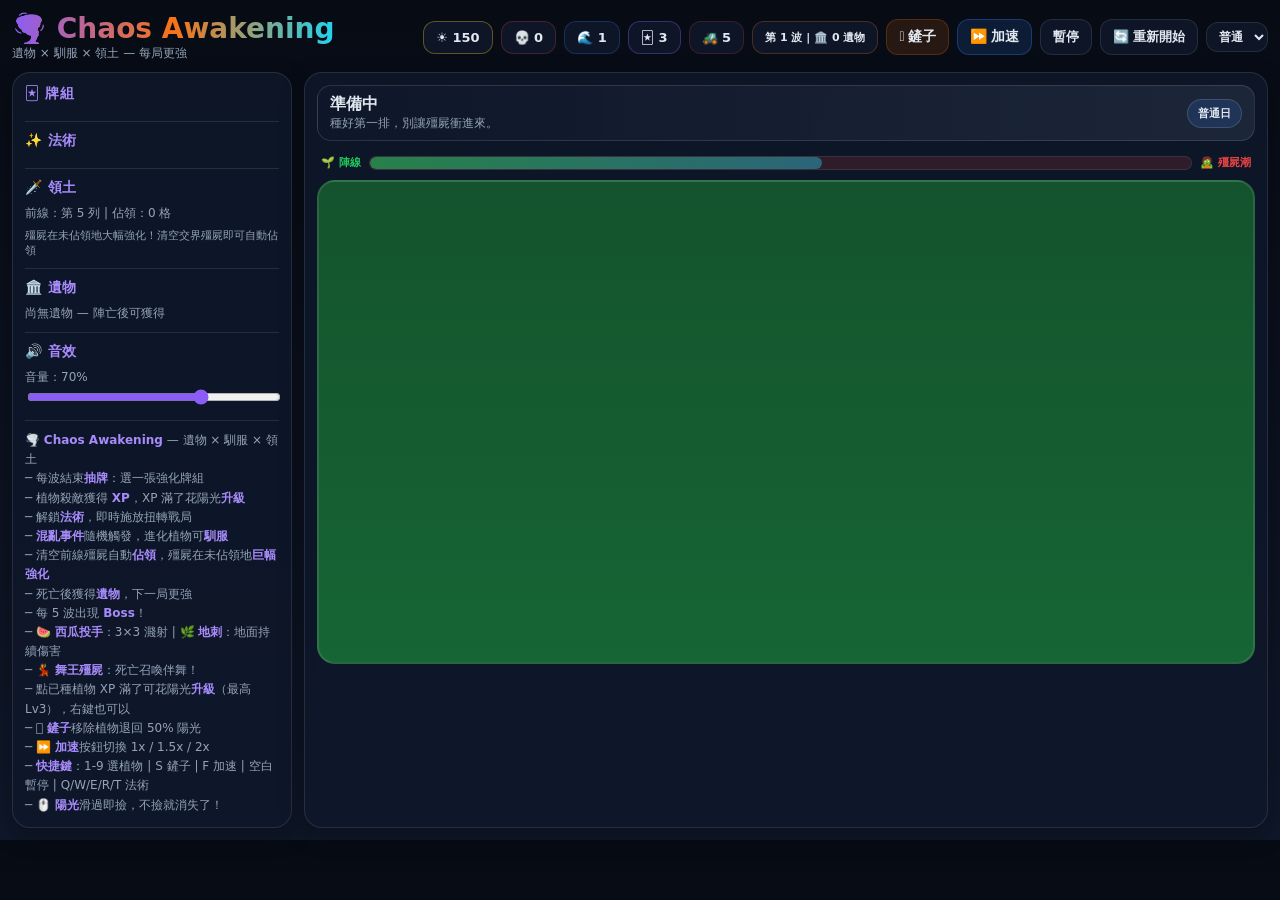
<file: index.html>
<!doctype html>
<html lang="zh-Hant">
<head>
 <meta charset="utf-8" />
 <meta name="viewport" content="width=device-width, initial-scale=1, viewport-fit=cover" />
 <title>🌪️ 植物大戰殭屍 Lite：Chaos Awakening</title>
 <link rel="stylesheet" href="assets/css/layout.css" />
<link rel="stylesheet" href="assets/css/components.css" />
<link rel="stylesheet" href="assets/css/board.css" />
</head>
<body>
<div class="wrap">
 <!-- 頂部欄 -->
 <div class="topbar">
 <div>
 <div class="title">🌪️ Chaos Awakening</div>
 <div class="muted">遺物 × 馴服 × 領土 — 每局更強</div>
 </div>
 <div class="stats">
 <div class="pill sun-pill">☀️ <span id="sunCount">150</span></div>
 <div class="pill kill-pill">💀 <span id="kills">0</span></div>
 <div class="pill wave-pill">🌊 <span id="wave">1</span></div>
 <div class="pill deck-pill">🃏 <span id="deckCount">3</span></div>
 <div class="pill mower-pill">🚜 <span id="mowerCount">5</span></div>
 <div id="runInfo" class="pill run-pill">第 1 波 | 🏛️ 0 遺物</div>
 <button id="shovelBtn" class="shovel-btn" title="鏟子：移除植物退回50%陽光">🪏 鏟子</button>
 <button id="speedBtn" class="speed-btn" title="遊戲速度">⏩ 加速</button>
 <button id="pauseBtn">暫停</button>
 <button id="restartBtn">🔄 重新開始</button>
 <select id="difficultySelect" class="diff-select" title="難度">
 <option value="easy">簡單</option>
 <option value="normal" selected>普通</option>
 <option value="hard">困難</option>
 </select>
 </div>
 </div>

 <!-- 主佈局 -->
 <div class="layout">
 <!-- 左側面板 -->
 <aside class="panel sidebar">
 <div class="section-title">🃏 牌組</div>
 <div id="mobileShop" class="mobile-bar"></div>
 <div id="shop" class="shop"></div>

 <div class="section">
 <div class="section-title">✨ 法術</div>
 <div id="spellBar" class="spell-bar"></div>
 </div>

 <!-- ── Chaos Awakening: 領土資訊（自動佔領） ── -->
 <div class="section">
 <div class="section-title">🗡️ 領土</div>
 <div id="frontlineInfo" class="muted" style="margin-bottom:6px;">前線：第 5 列 | 佔領：0 格</div>
 <div class="muted" style="font-size:11px;">殭屍在未佔領地大幅強化！清空交界殭屍即可自動佔領</div>
 </div>

 <!-- ── Chaos Awakening: 遺物顯示 ── -->
 <div class="section">
 <div class="section-title">🏛️ 遺物</div>
 <div id="relicList" class="relic-list">
 <div class="muted">尚無遺物 — 陣亡後可獲得</div>
 </div>
 </div>

 <div class="section">
 <div class="section-title">🔊 音效</div>
 <div class="muted">音量：<span id="sfxValue">70%</span></div>
 <input id="sfxVolume" type="range" min="0" max="100" value="70" />
 </div>

 <div class="section muted tips">
 🌪️ <b>Chaos Awakening</b> — 遺物 × 馴服 × 領土<br>
 ─ 每波結束<b>抽牌</b>：選一張強化牌組<br>
 ─ 植物殺敵獲得 <b>XP</b>，XP 滿了花陽光<b>升級</b><br>
 ─ 解鎖<b>法術</b>，即時施放扭轉戰局<br>
 ─ <b>混亂事件</b>隨機觸發，進化植物可<b>馴服</b><br>
 ─ 清空前線殭屍自動<b>佔領</b>，殭屍在未佔領地<b>巨幅強化</b><br>
 ─ 死亡後獲得<b>遺物</b>，下一局更強<br>
 ─ 每 5 波出現 <b>Boss</b>！<br>
 ─ 🍉 <b>西瓜投手</b>：3×3 濺射 | 🌿 <b>地刺</b>：地面持續傷害<br>
 ─ 💃 <b>舞王殭屍</b>：死亡召喚伴舞！<br>
 ─ 點已種植物 XP 滿了可花陽光<b>升級</b>（最高 Lv3），右鍵也可以<br>
 ─ 🪏 <b>鏟子</b>移除植物退回 50% 陽光<br>
 ─ ⏩ <b>加速</b>按鈕切換 1x / 1.5x / 2x<br>
 ─ <b>快捷鍵</b>：1-9 選植物 | S 鏟子 | F 加速 | 空白暫停 | Q/W/E/R/T 法術<br>
 ─ 🖱️ <b>陽光</b>滑過即撿，不撿就消失了！
 </div>
 </aside>

 <!-- 遊戲區 -->
 <section class="panel board-wrap">
 <!-- Boss 血條 -->
 <div id="bossHpBar" class="boss-hp-bar">
 <div class="boss-hp-fill"></div>
 <div id="bossHpText" class="boss-hp-text"></div>
 </div>

 <!-- 戰鬥狀態 -->
 <div id="battleStatus" class="battle-status">
 <div>
 <strong id="statusTitle">準備中</strong>
 <div id="statusText" class="muted">種好第一排，別讓殭屍衝進來。</div>
 </div>
 <div id="modifierTag" class="modifier-tag">普通日</div>
 </div>

 <!-- 混亂警報 -->
 <div id="chaosAlert" class="chaos-alert"></div>

 <!-- 戰鬥日誌 -->
 <div id="battleLog" class="battle-log"></div>

 <!-- 前線推進條 -->
 <div id="frontlineGauge" class="frontline-gauge">
 <div class="gauge-label plant-side">🌱 陣線</div>
 <div class="gauge-track">
 <div id="gaugeFill" class="gauge-fill" style="width:55%"></div>
 <div id="gaugeMilestones" class="gauge-milestones"></div>
 </div>
 <div class="gauge-label zombie-side">🧟 殭屍潮</div>
 </div>

 <!-- 遊戲棋盤 -->
 <div id="board" class="board"></div>

 <!-- 遊戲結束覆蓋 -->
 <div id="overlay" class="overlay">
 <div class="dialog">
 <h2 id="endTitle">遊戲結束</h2>
 <p id="endText" class="muted"></p>
 <div id="endStats" class="end-stats"></div>
 <button id="playAgainBtn">🔄 重新開始</button>
 </div>
 </div>

 <!-- Draft 覆蓋 -->
 <div id="draftOverlay" class="overlay draft-overlay">
 <div class="draft-dialog">
 <h2 id="draftWave" class="draft-title">第 1 波完成！選擇一張牌：</h2>
 <div id="draftCards" class="draft-cards"></div>
 </div>
 </div>

 <!-- ── Chaos Awakening: 遺物選擇覆蓋 ── -->
 <div id="relicOverlay" class="overlay relic-overlay">
 <div class="relic-dialog">
 <h2 id="relicTitle" class="relic-title">🏆 選擇遺物</h2>
 <div id="relicCards" class="relic-cards"></div>
 </div>
 </div>
 </section>
 </div>
</div>

<script type="module" src="assets/js/main.js?v=3.0"></script>
</body>
</html>
</file>
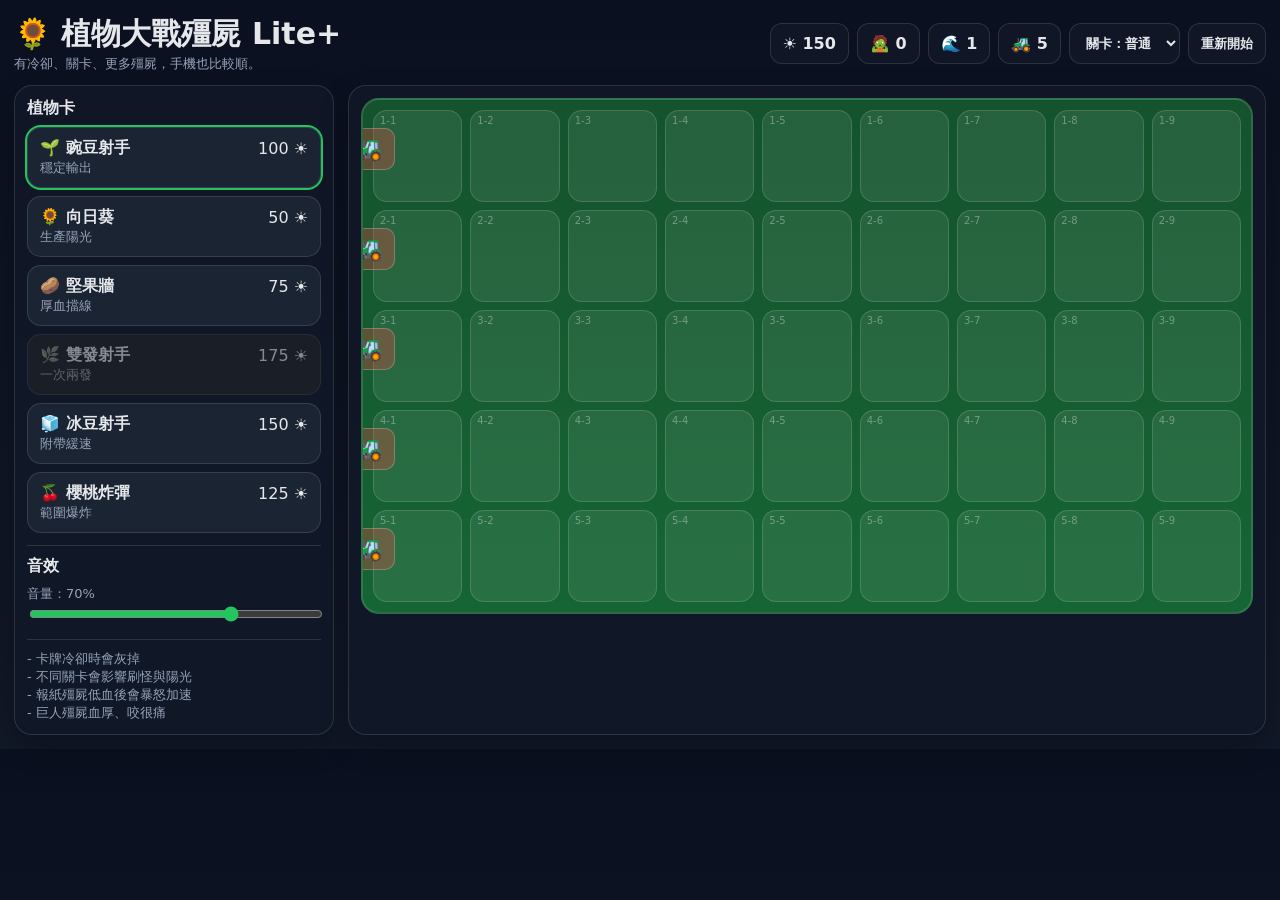
<file: versions/index-2026-03-14.html>
<!doctype html>
<html lang="zh-Hant">
<head>
  <meta charset="utf-8" />
  <meta name="viewport" content="width=device-width, initial-scale=1, viewport-fit=cover" />
  <title>植物大戰殭屍 Lite+</title>
  <style>
    :root {
      color-scheme: dark;
      --bg1:#0b1020; --bg2:#111827; --panel:rgba(17,24,39,.9); --line:rgba(255,255,255,.12);
      --text:#e5e7eb; --muted:#94a3b8; --good:#22c55e; --warn:#f59e0b; --bad:#ef4444;
    }
    *{box-sizing:border-box;-webkit-tap-highlight-color:transparent}
    body{margin:0;font-family:system-ui,-apple-system,Segoe UI,Roboto,sans-serif;background:linear-gradient(180deg,var(--bg1),var(--bg2));color:var(--text)}
    .wrap{max-width:1320px;margin:0 auto;padding:14px}
    .topbar{display:flex;gap:10px;flex-wrap:wrap;align-items:center;justify-content:space-between;margin-bottom:12px}
    .title{font-size:clamp(22px,4vw,30px);font-weight:800}
    .stats{display:flex;gap:8px;flex-wrap:wrap}
    .pill,button,select,input[type=range]{border:1px solid var(--line);border-radius:12px;background:var(--panel);color:var(--text)}
    .pill,button,select{padding:10px 12px;font-weight:700}
    button{cursor:pointer}
    .layout{display:grid;grid-template-columns:320px 1fr;gap:14px}
    .panel{background:var(--panel);border:1px solid var(--line);border-radius:18px;padding:12px;box-shadow:0 12px 28px rgba(0,0,0,.25)}
    .shop{display:grid;gap:8px}
    .card{position:relative;padding:10px 12px;border:1px solid var(--line);border-radius:14px;background:rgba(31,41,55,.8);cursor:pointer;overflow:hidden}
    .card.selected{outline:2px solid var(--good)}
    .card.disabled{filter:grayscale(.85);opacity:.55}
    .card .row{display:flex;justify-content:space-between;gap:8px;align-items:center}
    .cooldown{position:absolute;left:0;right:0;bottom:0;height:100%;background:rgba(15,23,42,.68);transform-origin:bottom;pointer-events:none}
    .cooltxt{position:absolute;right:10px;bottom:8px;font-size:12px;color:#fff;text-shadow:0 1px 2px #000}
    .muted{color:var(--muted);font-size:13px}
    .board-wrap{position:relative}
    .board{position:relative;display:grid;grid-template-rows:repeat(5,92px);gap:8px;background:linear-gradient(180deg,#14532d,#166534);border:2px solid rgba(255,255,255,.12);border-radius:18px;padding:10px;overflow:hidden;min-height:510px;touch-action:manipulation}
    .lane{display:grid;grid-template-columns:repeat(9,1fr);gap:8px}
    .cell{position:relative;border-radius:14px;border:1px solid rgba(255,255,255,.14);background:rgba(255,255,255,.08);overflow:hidden}
    .cell:active{transform:scale(.99)}
    .coord{position:absolute;top:4px;left:6px;font-size:10px;color:rgba(255,255,255,.35)}
    .plant,.zombie,.pea,.sun,.mower,.boom{position:absolute;display:grid;place-items:center;user-select:none}
    .plant{inset:8px;border-radius:16px;border:1px solid rgba(255,255,255,.18);font-size:30px;z-index:1}
    .plant.peashooter{background:rgba(34,197,94,.18)} .plant.sunflower{background:rgba(250,204,21,.16)}
    .plant.wallnut{background:rgba(180,83,9,.24)} .plant.repeater{background:rgba(22,163,74,.2)}
    .plant.icepea{background:rgba(56,189,248,.18)} .plant.bomb{background:rgba(239,68,68,.22)}
    .hp{position:absolute;left:6px;right:6px;height:6px;background:rgba(0,0,0,.35);border-radius:999px;overflow:hidden}
    .plant .hp{bottom:4px}.zombie .hp{top:-8px}.hp>i{display:block;height:100%;background:linear-gradient(90deg,#22c55e,#86efac)}
    .zombie{width:58px;height:76px;top:8px;border-radius:16px;background:rgba(148,163,184,.16);border:1px solid rgba(255,255,255,.16);font-size:32px;z-index:3;pointer-events:none}
    .zombie.fast{background:rgba(251,113,133,.15)} .zombie.bucket{background:rgba(156,163,175,.25)}
    .zombie.cone{background:rgba(251,146,60,.18)} .zombie.giant{background:rgba(239,68,68,.22);width:74px;height:88px;font-size:42px}
    .zombie.paper.angry{outline:2px solid rgba(239,68,68,.55)}
    .pea{width:16px;height:16px;border-radius:50%;background:radial-gradient(circle at 35% 35%,#dcfce7,#86efac);box-shadow:0 0 12px rgba(134,239,172,.6);top:38px;z-index:2}
    .pea.ice{background:radial-gradient(circle at 35% 35%,#dbeafe,#38bdf8);box-shadow:0 0 12px rgba(56,189,248,.6)}
    .sun{width:48px;height:48px;border-radius:50%;background:radial-gradient(circle at 35% 35%,#fff7ae,#facc15);color:#713f12;font-weight:900;border:2px solid rgba(255,255,255,.38);box-shadow:0 0 20px rgba(250,204,21,.45);z-index:50;cursor:pointer}
    .mower{width:54px;height:42px;border-radius:10px;background:rgba(239,68,68,.32);border:1px solid rgba(255,255,255,.22);font-size:24px;z-index:4}
    .boom{border-radius:50%;background:radial-gradient(circle,rgba(251,146,60,.65),rgba(239,68,68,.16) 55%,transparent 70%);pointer-events:none;z-index:6}
    .overlay{position:absolute;inset:0;display:none;place-items:center;background:rgba(2,6,23,.78);z-index:100}.overlay.show{display:grid}
    .dialog{background:rgba(15,23,42,.96);border:1px solid var(--line);border-radius:22px;padding:22px;text-align:center;width:min(92vw,460px)}
    .section{margin-top:12px;padding-top:10px;border-top:1px solid var(--line)}
    input[type=range]{width:100%;accent-color:var(--good)}
    .mobile-bar{display:none}
    @media (max-width:920px){
      .layout{grid-template-columns:1fr}.wrap{padding:8px}.panel{padding:10px}.board{min-height:470px}
      .mobile-bar{display:flex;gap:8px;overflow:auto;padding-bottom:4px;margin-bottom:10px}
      .shop{display:none}
      .card{min-width:170px}
      button,select,.pill{padding:10px}
    }
  </style>
</head>
<body>
<div class="wrap">
  <div class="topbar">
    <div>
      <div class="title">🌻 植物大戰殭屍 Lite+</div>
      <div class="muted">有冷卻、關卡、更多殭屍，手機也比較順。</div>
    </div>
    <div class="stats">
      <div class="pill">☀️ <span id="sunCount">150</span></div>
      <div class="pill">🧟 <span id="kills">0</span></div>
      <div class="pill">🌊 <span id="wave">1</span></div>
      <div class="pill">🚜 <span id="mowerCount">5</span></div>
      <select id="levelSelect">
        <option value="easy">關卡：簡單</option>
        <option value="normal" selected>關卡：普通</option>
        <option value="hard">關卡：困難</option>
        <option value="survival">關卡：生存</option>
      </select>
      <button id="restartBtn">重新開始</button>
    </div>
  </div>

  <div class="layout">
    <aside class="panel">
      <div style="font-weight:800;margin-bottom:8px">植物卡</div>
      <div id="mobileShop" class="mobile-bar"></div>
      <div id="shop" class="shop"></div>
      <div class="section">
        <div style="font-weight:800;margin-bottom:8px">音效</div>
        <div class="muted">音量：<span id="sfxValue">70%</span></div>
        <input id="sfxVolume" type="range" min="0" max="100" value="70" />
      </div>
      <div class="section muted">
        - 卡牌冷卻時會灰掉<br>
        - 不同關卡會影響刷怪與陽光<br>
        - 報紙殭屍低血後會暴怒加速<br>
        - 巨人殭屍血厚、咬很痛
      </div>
    </aside>

    <section class="panel board-wrap">
      <div id="board" class="board"></div>
      <div id="overlay" class="overlay">
        <div class="dialog">
          <h2 id="endTitle">遊戲結束</h2>
          <p id="endText" class="muted"></p>
          <button id="playAgainBtn">再玩一次</button>
        </div>
      </div>
    </section>
  </div>
</div>

<script>
const rows=5, cols=9;
const boardEl=document.getElementById('board');
const shopEl=document.getElementById('shop');
const mobileShopEl=document.getElementById('mobileShop');
const sunEl=document.getElementById('sunCount');
const killsEl=document.getElementById('kills');
const waveEl=document.getElementById('wave');
const mowerEl=document.getElementById('mowerCount');
const levelSelect=document.getElementById('levelSelect');
const overlayEl=document.getElementById('overlay');
const endTitleEl=document.getElementById('endTitle');
const endTextEl=document.getElementById('endText');
const sfxVolumeEl=document.getElementById('sfxVolume');
const sfxValueEl=document.getElementById('sfxValue');

const LEVELS={
  easy:{sunStart:200,sunDrop:4.2,spawnBase:3.8,spawnMin:1.2,spawnBurstWave:99,winKills:60,hpScale:1,speedScale:.95},
  normal:{sunStart:150,sunDrop:5.2,spawnBase:3.2,spawnMin:.8,spawnBurstWave:8,winKills:80,hpScale:1.08,speedScale:1},
  hard:{sunStart:125,sunDrop:6.2,spawnBase:2.6,spawnMin:.55,spawnBurstWave:6,winKills:100,hpScale:1.18,speedScale:1.08},
  survival:{sunStart:150,sunDrop:5.5,spawnBase:2.8,spawnMin:.42,spawnBurstWave:4,winKills:140,hpScale:1.22,speedScale:1.1},
};

const PLANTS={
 peashooter:{name:'豌豆射手',emoji:'🌱',cost:100,hp:100,cooldown:4,desc:'穩定輸出'},
 sunflower:{name:'向日葵',emoji:'🌻',cost:50,hp:80,cooldown:5,desc:'生產陽光'},
 wallnut:{name:'堅果牆',emoji:'🥔',cost:75,hp:360,cooldown:10,desc:'厚血擋線'},
 repeater:{name:'雙發射手',emoji:'🌿',cost:175,hp:100,cooldown:7,desc:'一次兩發'},
 icepea:{name:'冰豆射手',emoji:'🧊',cost:150,hp:95,cooldown:7,desc:'附帶緩速'},
 bomb:{name:'櫻桃炸彈',emoji:'🍒',cost:125,hp:999,cooldown:14,desc:'範圍爆炸'},
};

const ZOMBIES={
 normal:{emoji:'🧟',hp:100,speed:.16,reward:15,bite:18,className:'normal'},
 cone:{emoji:'🚧',hp:180,speed:.15,reward:22,bite:20,className:'cone'},
 bucket:{emoji:'🪣',hp:320,speed:.13,reward:30,bite:24,className:'bucket'},
 fast:{emoji:'🏃',hp:80,speed:.25,reward:18,bite:16,className:'fast'},
 paper:{emoji:'📰',hp:150,speed:.18,reward:24,bite:18,className:'paper'},
 giant:{emoji:'🧌',hp:750,speed:.10,reward:60,bite:42,className:'giant'},
};

let state,loopId,lastTime=0,audioCtx=null; const audioState={sfxVolume:.7,unlocked:false};
function freshState(){
 const level=LEVELS[levelSelect.value];
 return {
  levelKey:levelSelect.value,sun:level.sunStart,kills:0,wave:1,selectedPlant:'peashooter',plants:new Map(),zombies:[],peas:[],suns:[],booms:[],
  lawnmowers:Array.from({length:rows},(_,row)=>({row,x:-.25,active:false,used:false})),spawnTimer:0,sunTimer:0,gameOver:false,nextZombieId:1,nextSunId:1,
  cooldowns:Object.fromEntries(Object.keys(PLANTS).map(k=>[k,0])),
 };
}
function ensureAudio(){if(!audioCtx)audioCtx=new(window.AudioContext||window.webkitAudioContext)();if(audioCtx.state==='suspended')audioCtx.resume();audioState.unlocked=true}
function beep(freq=440,dur=.08,type='sine',gain=.05){try{ensureAudio();const o=audioCtx.createOscillator(),g=audioCtx.createGain();o.type=type;o.frequency.value=freq;g.gain.value=gain*audioState.sfxVolume;o.connect(g).connect(audioCtx.destination);o.start();g.gain.exponentialRampToValueAtTime(.0001,audioCtx.currentTime+dur);o.stop(audioCtx.currentTime+dur)}catch{}}
function sfx(n){if(!audioState.unlocked||audioState.sfxVolume<=0)return; if(n==='sun'){beep(880,.05,'triangle',.08);setTimeout(()=>beep(1174,.08,'triangle',.06),40)} if(n==='plant'){beep(420,.06,'square',.05)} if(n==='pea'){beep(700,.03,'square',.03)} if(n==='ice'){beep(560,.05,'triangle',.04)} if(n==='hit'){beep(180,.06,'sawtooth',.04)} if(n==='boom'){beep(130,.16,'sawtooth',.08)} if(n==='mower'){beep(260,.08,'square',.07)} if(n==='lose'){beep(180,.18,'sawtooth',.07)} if(n==='win'){beep(523,.08,'triangle',.07);setTimeout(()=>beep(659,.08,'triangle',.07),90)}}

function buildShop(){
 const html=Object.entries(PLANTS).map(([k,p])=>`<div class="card" data-plant="${k}"><div class="row"><strong>${p.emoji} ${p.name}</strong><span>${p.cost} ☀️</span></div><div class="muted">${p.desc}</div><div class="cooldown"></div><div class="cooltxt"></div></div>`).join('');
 shopEl.innerHTML=html; mobileShopEl.innerHTML=html;
 [...document.querySelectorAll('.card')].forEach(c=>c.addEventListener('click',()=>{ensureAudio();selectPlant(c.dataset.plant)}));
}
function selectPlant(name){state.selectedPlant=name; [...document.querySelectorAll('.card')].forEach(c=>c.classList.toggle('selected',c.dataset.plant===name))}
function syncStats(){sunEl.textContent=state.sun;killsEl.textContent=state.kills;waveEl.textContent=state.wave;mowerEl.textContent=state.lawnmowers.filter(m=>!m.used).length}
function updateShop(){[...document.querySelectorAll('.card')].forEach(c=>{const k=c.dataset.plant,p=PLANTS[k],cd=state.cooldowns[k]; const disabled=state.sun<p.cost||cd>0; c.classList.toggle('disabled',disabled); const ov=c.querySelector('.cooldown'); const txt=c.querySelector('.cooltxt'); if(cd>0){ov.style.transform=`scaleY(${Math.min(1,cd/p.cooldown)})`; txt.textContent=`${cd.toFixed(1)}s`;} else {ov.style.transform='scaleY(0)'; txt.textContent='';}})}
function cellKey(r,c){return `${r}-${c}`}
function getCellEl(r,c){return boardEl.children[r]?.children[c]}
function makeBoard(){boardEl.innerHTML=''; for(let r=0;r<rows;r++){const lane=document.createElement('div');lane.className='lane'; for(let c=0;c<cols;c++){const cell=document.createElement('div');cell.className='cell';cell.dataset.row=r;cell.dataset.col=c;cell.innerHTML=`<div class="coord">${r+1}-${c+1}</div>`;cell.addEventListener('click',()=>{ensureAudio();placePlant(r,c)}); lane.appendChild(cell);} boardEl.appendChild(lane);}}
function flash(el){el.animate([{transform:'scale(1)'},{transform:'scale(1.12)'},{transform:'scale(1)'}],{duration:320})}
function placePlant(r,c){if(state.gameOver)return; const key=cellKey(r,c), type=state.selectedPlant, def=PLANTS[type]; if(state.plants.has(key))return; if(state.cooldowns[type]>0)return flash(shopEl); if(state.sun<def.cost)return flash(sunEl); state.sun-=def.cost; state.cooldowns[type]=def.cooldown; state.plants.set(key,{type,row:r,col:c,hp:def.hp,maxHp:def.hp,attackTimer:0,sunTimer:0,explodeTimer:.8}); syncStats(); updateShop(); sfx(type==='bomb'?'boom':'plant'); render();}
function addSun(x,y,val=25,fall=.6){state.suns.push({id:state.nextSunId++,x,y,targetY:y+Math.random()*40+10,value:val,life:10,fall})}
function collectSun(id){const i=state.suns.findIndex(s=>s.id===id); if(i===-1)return; state.sun+=state.suns[i].value; state.suns.splice(i,1); syncStats(); updateShop(); sfx('sun'); render();}
function zombieKindForWave(w){const pool=['normal']; if(w>=2)pool.push('cone'); if(w>=3)pool.push('paper'); if(w>=4)pool.push('fast'); if(w>=6)pool.push('bucket'); if(w>=9)pool.push('giant'); return pool[Math.floor(Math.random()*pool.length)]}
function spawnZombie(){const level=LEVELS[state.levelKey], row=Math.floor(Math.random()*rows), kind=zombieKindForWave(state.wave), base=ZOMBIES[kind]; const hpScale=(1+(state.wave-1)*.14)*level.hpScale; state.zombies.push({id:state.nextZombieId++,kind,row,x:cols-.1,hp:Math.round(base.hp*hpScale),maxHp:Math.round(base.hp*hpScale),speed:base.speed*level.speedScale,biteTimer:0,slowTimer:0,angry:false})}
function triggerBomb(p){sfx('boom'); state.booms.push({row:p.row,col:p.col,life:.22}); state.zombies.forEach(z=>{if(Math.abs(z.row-p.row)<=1&&Math.abs(z.x-p.col)<=1.35)z.hp-=230}); state.plants.delete(cellKey(p.row,p.col))}
function updatePlants(dt){for(const p of [...state.plants.values()]){if(p.type==='sunflower'){p.sunTimer+=dt; if(p.sunTimer>=6.2){p.sunTimer=0; addSun(p.col*95+18,p.row*100+10,25,.45)}} if(['peashooter','repeater','icepea'].includes(p.type)){const has=state.zombies.some(z=>z.row===p.row&&z.x>=p.col-.1); p.attackTimer+=dt; const rate=p.type==='repeater'?.9:1.1; if(has&&p.attackTimer>=rate){p.attackTimer=0; const shots=p.type==='repeater'?2:1; for(let i=0;i<shots;i++)state.peas.push({row:p.row,x:p.col+.72-i*.12,damage:p.type==='icepea'?18:20,speed:4.8,ice:p.type==='icepea'}); sfx(p.type==='icepea'?'ice':'pea')}} if(p.type==='bomb'){p.explodeTimer-=dt; if(p.explodeTimer<=0)triggerBomb(p)}}}
function updatePeas(dt){state.peas.forEach(p=>p.x+=p.speed*dt); state.peas=state.peas.filter(p=>p.x<cols+.4); for(const pea of state.peas){const hit=state.zombies.find(z=>z.row===pea.row&&Math.abs(z.x-pea.x)<.28); if(hit){hit.hp-=pea.damage; if(pea.ice)hit.slowTimer=2.8; pea.x=999; sfx('hit')}} state.peas=state.peas.filter(p=>p.x<cols+1)}
function updateZombies(dt){for(const z of state.zombies){if(z.kind==='paper'&&!z.angry&&z.hp<z.maxHp*.45){z.angry=true; z.speed*=1.9} if(z.slowTimer>0)z.slowTimer-=dt; const eff=z.speed*(z.slowTimer>0?.5:1); const col=Math.floor(z.x); const key=cellKey(z.row,Math.max(0,col)); const plant=state.plants.get(key); const mower=state.lawnmowers[z.row]; if(!mower.used&&!mower.active&&z.x<=.35){mower.active=true; sfx('mower')} if(mower.active)continue; if(plant&&z.x<plant.col+.95){z.biteTimer+=dt; if(z.biteTimer>=.7){z.biteTimer=0; plant.hp-=ZOMBIES[z.kind].bite; if(plant.hp<=0)state.plants.delete(key)}} else z.x-=eff*dt; if(z.x<=-.2&&mower.used){gameEnd(false);break}}}
function updateMowers(dt){for(const m of state.lawnmowers){if(!m.active)continue; m.x+=4.8*dt; state.zombies.forEach(z=>{if(z.row===m.row&&z.x<=m.x+.55&&z.x>=m.x-.2)z.hp=-999}); if(m.x>cols+.6){m.active=false;m.used=true}}}
function cleanup(dt){for(const k of Object.keys(state.cooldowns))state.cooldowns[k]=Math.max(0,state.cooldowns[k]-dt); const before=state.zombies.length; state.zombies=state.zombies.filter(z=>z.hp>0); const killed=before-state.zombies.length; if(killed>0){state.kills+=killed; state.sun+=killed*12; syncStats(); updateShop()} state.suns.forEach(s=>{if(s.y<s.targetY)s.y+=s.fall; s.life-=dt}); state.suns=state.suns.filter(s=>s.life>0); state.booms.forEach(b=>b.life-=dt); state.booms=state.booms.filter(b=>b.life>0)}
function update(dt){if(state.gameOver)return; const level=LEVELS[state.levelKey]; state.wave=1+Math.floor(state.kills/10); state.spawnTimer+=dt; state.sunTimer+=dt; const spawnEvery=Math.max(level.spawnBase-state.wave*.18,level.spawnMin); if(state.spawnTimer>=spawnEvery){state.spawnTimer=0; const burst=state.wave>=level.spawnBurstWave?2:1; for(let i=0;i<burst;i++)spawnZombie()} if(state.sunTimer>=level.sunDrop){state.sunTimer=0; const speed=state.levelKey==='easy'?.35:state.levelKey==='hard'?.85:state.levelKey==='survival'?1.05:.6; addSun(Math.random()*(cols*90-50)+20,10,25,speed)} updatePlants(dt); updatePeas(dt); updateZombies(dt); updateMowers(dt); cleanup(dt); updateShop(); if(state.kills>=level.winKills)gameEnd(true)}
function render(){boardEl.querySelectorAll('.plant,.zombie,.pea,.sun,.mower,.boom').forEach(e=>e.remove()); for(const p of state.plants.values()){const cell=getCellEl(p.row,p.col); if(!cell)continue; const el=document.createElement('div'); el.className=`plant ${p.type}`; el.innerHTML=`${PLANTS[p.type].emoji}<div class="hp"><i style="width:${Math.max(0,p.hp/p.maxHp*100)}%"></i></div>`; cell.appendChild(el)} for(const z of state.zombies){const el=document.createElement('div'); el.className=`zombie ${ZOMBIES[z.kind].className}${z.angry?' angry':''}`; el.style.left=`${z.x*95+4}px`; el.style.top=`${z.row*100+(z.kind==='giant'?2:10)}px`; el.innerHTML=`${ZOMBIES[z.kind].emoji}<div class="hp"><i style="width:${Math.max(0,z.hp/z.maxHp*100)}%"></i></div>`; if(z.slowTimer>0)el.style.outline='2px solid rgba(56,189,248,.55)'; boardEl.appendChild(el)} for(const p of state.peas){const el=document.createElement('div'); el.className=`pea${p.ice?' ice':''}`; el.style.left=`${p.x*95+20}px`; el.style.top=`${p.row*100+10}px`; boardEl.appendChild(el)} for(const s of state.suns){const el=document.createElement('div'); el.className='sun'; el.textContent='☀'; el.style.left=`${s.x}px`; el.style.top=`${s.y}px`; el.dataset.sunId=s.id; boardEl.appendChild(el)} for(const m of state.lawnmowers){if(m.used&&!m.active)continue; const el=document.createElement('div'); el.className='mower'; el.textContent='🚜'; el.style.left=`${m.x*95+2}px`; el.style.top=`${m.row*100+28}px`; boardEl.appendChild(el)} for(const b of state.booms){const el=document.createElement('div'); el.className='boom'; el.style.left=`${b.col*95-34}px`; el.style.top=`${b.row*100-6}px`; el.style.width='220px'; el.style.height='220px'; boardEl.appendChild(el)}}
boardEl.addEventListener('pointerdown',e=>{const t=e.target.closest('.sun'); if(t){e.preventDefault();e.stopPropagation();ensureAudio();collectSun(Number(t.dataset.sunId))}})
function gameEnd(win){state.gameOver=true; overlayEl.classList.add('show'); endTitleEl.textContent=win?'你贏了！':'殭屍進家門了'; endTextEl.textContent=win?`通關 ${levelSelect.options[levelSelect.selectedIndex].text}，擊殺 ${state.kills} 隻，打到第 ${state.wave} 波。`:`你撐到第 ${state.wave} 波，擊殺 ${state.kills} 隻。`; sfx(win?'win':'lose')}
function frame(ts){if(!lastTime)lastTime=ts; const dt=Math.min((ts-lastTime)/1000,.033); lastTime=ts; update(dt); render(); loopId=requestAnimationFrame(frame)}
function startGame(){cancelAnimationFrame(loopId); state=freshState(); lastTime=0; makeBoard(); buildShop(); syncStats(); selectPlant('peashooter'); overlayEl.classList.remove('show'); updateShop(); render(); loopId=requestAnimationFrame(frame)}
function syncAudioUI(){sfxValueEl.textContent=`${Math.round(audioState.sfxVolume*100)}%`}
sfxVolumeEl.addEventListener('input',()=>{audioState.sfxVolume=Number(sfxVolumeEl.value)/100; syncAudioUI(); ensureAudio()});
document.getElementById('restartBtn').addEventListener('click',()=>{ensureAudio(); startGame()});
document.getElementById('playAgainBtn').addEventListener('click',()=>{ensureAudio(); startGame()});
levelSelect.addEventListener('change',startGame);
document.addEventListener('pointerdown',ensureAudio,{once:true});
syncAudioUI(); startGame();
</script>
</body>
</html>
</file>
<file: assets/css/components.css>
/* ── Shop / Deck Cards ────────────────────── */
.shop { display: grid; gap: 6px; }
.card {
 position: relative; padding: 8px 10px;
 border: 1px solid var(--line); border-radius: 12px;
 background: rgba(31, 41, 55, .8); cursor: pointer;
 overflow: hidden; transition: all .15s;
 min-height: 52px;
}
.card:hover { border-color: var(--accent); }
.card.selected { outline: 2px solid var(--good); box-shadow: 0 0 12px rgba(34, 197, 94, .2); }
.card.disabled { filter: grayscale(.85); opacity: .55; cursor: not-allowed; }
.card .row { display: flex; justify-content: space-between; gap: 8px; align-items: center; }
.card .cost { font-size: 12px; }
.card .cost.bad { color: #fca5a5; }
.card .cost.buff { color: #fde68a; }
.cooldown {
  position: absolute; inset: 0;
  background: rgba(15, 23, 42, .68); transform-origin: top; pointer-events: none;
  z-index: 1;
}
.cooltxt { position: absolute; right: 8px; bottom: 6px; font-size: 11px; color: #fff; text-shadow: 0 1px 2px #000; z-index: 2; }
.muted { color: var(--muted); font-size: 12px; }

/* ── Spell Bar ─────────────────────────────── */
.spell-bar { display: flex; gap: 6px; flex-wrap: wrap; }
.spell-slot {
  position: relative;
  display: flex; flex-direction: column; align-items: center;
  padding: 6px 8px; border: 1px solid var(--line); border-radius: 10px;
  background: rgba(31, 41, 55, .8); cursor: pointer; min-width: 60px;
  transition: all .15s;
}
.spell-slot.ready { border-color: var(--accent); box-shadow: 0 0 8px var(--glow); }
.spell-slot.ready:hover { background: rgba(139, 92, 246, .18); }
.spell-slot.cooldown { cursor: not-allowed; }
.spell-cooldown-overlay {
  position: absolute; inset: 0;
  background: rgba(15, 23, 42, .68); transform-origin: top; pointer-events: none;
  z-index: 1; border-radius: 10px;
  transform: scaleY(0); transition: transform .1s;
}
.spell-emoji { font-size: 20px; position: relative; z-index: 2; }
.spell-name { font-size: 10px; font-weight: 700; margin-top: 2px; position: relative; z-index: 2; }
.spell-cd { font-size: 10px; color: var(--warn); position: relative; z-index: 2; }
/* ── Boss HP Bar — fixed 不佔位 ── */
.boss-hp-bar {
 visibility: hidden; opacity: 0; height: 28px; border-radius: 14px;
 background: rgba(15, 23, 42, .8); border: 1px solid rgba(220, 38, 38, .35);
 overflow: hidden; margin-bottom: 0; position: absolute;
 top: 0; left: 0; right: 0; z-index: 70;
 transition: opacity .3s, visibility .3s;
}
.boss-hp-bar.show { visibility: visible; opacity: 1; }
.boss-hp-bar.enraged {
	border-color: rgba(239, 68, 68, .9);
	animation: bossBarRage 0.5s infinite alternate;
}
@keyframes bossBarRage {
	from { box-shadow: 0 0 6px rgba(239, 68, 68, .5); }
	to { box-shadow: 0 0 18px rgba(239, 68, 68, .9), 0 0 40px rgba(239, 68, 68, .3); }
}
.boss-hp-fill {
	height: 100%; width: 100%; background: linear-gradient(90deg, #dc2626, #f97316);
	border-radius: 14px; transition: width .3s;
}
.boss-shield-fill {
	position: absolute; top: 0; left: 0; height: 100%;
	background: linear-gradient(90deg, #3b82f6, #60a5fa);
	border-radius: 14px; opacity: .55; transition: width .3s;
	z-index: 1;
}
.boss-hp-fill { position: relative; z-index: 2; }
.boss-hp-text {
 position: absolute; inset: 0; display: grid; place-items: center;
 font-size: 12px; font-weight: 800; color: #fff; text-shadow: 0 1px 3px #000;
}

/* ── Boss Entity 視覺 ── */
.boss-shield-bar {
 position: absolute; bottom: -6px; left: 2px; right: 2px; height: 4px;
 background: rgba(30, 64, 175, .4); border-radius: 2px; overflow: hidden;
}
.boss-shield-bar i {
 display: block; height: 100%; background: linear-gradient(90deg, #60a5fa, #3b82f6);
 border-radius: 2px; transition: width .2s;
}
.boss-name {
 position: absolute; bottom: -16px; left: 0; right: 0; text-align: center;
 font-size: 9px; font-weight: 700; color: #fbbf24;
 text-shadow: 0 1px 2px #000; white-space: nowrap;
}
@keyframes bossRage {
 from { transform: scale(1); filter: brightness(1); }
 to { transform: scale(1.06); filter: brightness(1.3); }
}
/* ── Battle Status ────────────────────────── */
.battle-status {
  display: flex; align-items: center; justify-content: space-between;
  gap: 10px; margin-bottom: 8px; padding: 8px 12px;
  border: 1px solid rgba(255, 255, 255, .12); border-radius: 14px;
  background: linear-gradient(90deg, rgba(15, 23, 42, .95), rgba(30, 41, 59, .88));
}
.modifier-tag {
  padding: 6px 10px; border-radius: 999px; border: 1px solid rgba(255, 255, 255, .14);
  background: rgba(59, 130, 246, .16); font-size: 11px; font-weight: 800; white-space: nowrap;
}
.modifier-tag.solar     { background: rgba(250, 204, 21, .18); border-color: rgba(250, 204, 21, .35); color: #fde68a; }
.modifier-tag.fog       { background: rgba(148, 163, 184, .16); border-color: rgba(148, 163, 184, .32); color: #e2e8f0; }
.modifier-tag.bloodmoon { background: rgba(127, 29, 29, .28); border-color: rgba(248, 113, 113, .45); color: #fecaca; }
.modifier-tag.chaos     { background: rgba(249, 115, 22, .22); border-color: rgba(249, 115, 22, .45); color: #fed7aa; }
.battle-status.alert  { outline: 2px solid rgba(251, 191, 36, .45); }
.battle-status.danger { outline: 2px solid rgba(239, 68, 68, .45); }
.battle-status.solar      { background: linear-gradient(90deg, rgba(120, 53, 15, .92), rgba(113, 63, 18, .78)); }
.battle-status.fog         { background: linear-gradient(90deg, rgba(30, 41, 59, .95), rgba(51, 65, 85, .88)); }
.battle-status.bloodmoon   { background: linear-gradient(90deg, rgba(69, 10, 10, .95), rgba(127, 29, 29, .86)); }
.battle-status.chaos       { background: linear-gradient(90deg, rgba(69, 26, 3, .95), rgba(120, 53, 15, .86)); }
.battle-status.boss        { background: linear-gradient(90deg, rgba(69, 10, 10, .95), rgba(127, 29, 29, .86)); outline: 2px solid rgba(220, 38, 38, .55); }
/* ── Chaos Alert — fixed positioning 不跳動 ── */
.chaos-alert {
  position: absolute; top: 0; left: 0; right: 0; z-index: 80;
  text-align: center; padding: 8px 12px;
  background: linear-gradient(90deg, rgba(249, 115, 22, .22), rgba(139, 92, 246, .22));
  border-bottom: 1px solid rgba(249, 115, 22, .4);
  font-weight: 700; font-size: 13px; color: #fed7aa;
  pointer-events: none;
  transform: translateY(-100%); opacity: 0;
  transition: transform .25s, opacity .25s;
}
.chaos-alert.show {
 transform: translateY(0); opacity: 1;
}
/* ── Battle Log (戰鬥日誌) ─────────────── */
.battle-log {
 position: absolute; bottom: 8px; left: 8px; right: 8px;
 z-index: 70; pointer-events: none;
 display: flex; flex-direction: column-reverse; gap: 2px;
 max-height: 110px; overflow: hidden;
}
.log-entry {
 padding: 2px 8px; border-radius: 3px;
 background: rgba(0, 0, 0, 0.55); backdrop-filter: blur(2px);
 font-size: 11px; color: #d4d4d8; white-space: nowrap;
 overflow: hidden; text-overflow: ellipsis;
 animation: logFadeIn 0.2s ease;
}
.log-ts { color: #71717a; margin-right: 4px; font-size: 10px; }
.log-danger { color: #fca5a5; border-left: 2px solid #ef4444; }
.log-success { color: #86efac; border-left: 2px solid #22c55e; }
.log-boss { color: #fbbf24; border-left: 2px solid #f59e0b; font-weight: 600; }
@keyframes logFadeIn { from { opacity: 0; transform: translateY(4px); } to { opacity: 1; transform: translateY(0); } }
/* ── Frontline Gauge (推進條) ─────────────── */
.frontline-gauge {
 display: flex; align-items: center; gap: 8px;
 padding: 6px 4px; margin-bottom: 4px;
}
.gauge-label {
 font-size: 11px; font-weight: 800; white-space: nowrap; flex-shrink: 0;
}
.gauge-label.plant-side { color: var(--good); }
.gauge-label.zombie-side { color: var(--bad); }
.gauge-track {
 flex: 1; height: 14px; position: relative;
 background: rgba(239, 68, 68, .15); border-radius: 7px;
 border: 1px solid rgba(255,255,255,.08); overflow: hidden;
}
.gauge-fill {
 height: 100%; border-radius: 7px;
 background: linear-gradient(90deg, rgba(34,197,94,.6), rgba(34,211,238,.4));
 transition: width .5s ease;
 position: relative; z-index: 2;
}
.gauge-milestones {
 position: absolute; inset: 0; z-index: 1;
 display: flex; justify-content: space-around; align-items: center;
}
.gauge-milestone {
 width: 1px; height: 60%; background: rgba(255,255,255,.2);
}
.gauge-milestone.boss {
 width: 2px; height: 80%; background: rgba(250,204,21,.5);
}
.gauge-milestone.boss::after {
 content: '⚠'; position: absolute; top: -12px; left: -6px;
 font-size: 10px;
}
/* ── Overlays ─────────────────────────────── */
.overlay {
  position: absolute; inset: 0; display: none; place-items: center;
  background: rgba(2, 6, 23, .82); z-index: 100;
}
.overlay.show { display: grid; }
.dialog {
  background: rgba(15, 23, 42, .96); border: 1px solid var(--line);
  border-radius: 22px; padding: 24px; text-align: center;
  width: min(92vw, 440px);
}
.dialog h2 { margin-top: 0; color: var(--text); }
.dialog button {
  margin-top: 16px; padding: 12px 28px; font-size: 16px;
  background: linear-gradient(90deg, var(--accent), var(--chaos));
  border: none; border-radius: 12px; color: #fff; font-weight: 800;
}
.dialog button:hover { transform: scale(1.03); }

/* ── Draft Overlay ────────────────────────── */
.draft-overlay { z-index: 110; }
.draft-dialog {
  background: rgba(15, 23, 42, .97); border: 1px solid var(--accent);
  border-radius: 22px; padding: 24px; text-align: center;
  width: min(95vw, 700px);
  box-shadow: 0 0 40px var(--glow);
}
.draft-title { color: var(--accent2); font-size: 20px; margin-bottom: 18px; }
.draft-cards { display: grid; grid-template-columns: repeat(3, 1fr); gap: 14px; }

.draft-card {
  padding: 18px 14px; border: 1px solid var(--line); border-radius: 16px;
  background: rgba(31, 41, 55, .85); cursor: pointer;
  transition: all .2s; text-align: center;
}
.draft-card:hover {
  border-color: var(--accent); transform: translateY(-4px);
  box-shadow: 0 8px 24px var(--glow);
}
.draft-badge {
  display: inline-block; padding: 3px 8px; border-radius: 999px;
  background: rgba(139, 92, 246, .18); border: 1px solid rgba(139, 92, 246, .3);
  font-size: 10px; font-weight: 700; color: var(--accent2); margin-bottom: 8px;
}
.draft-emoji { font-size: 42px; margin: 10px 0; }
.draft-name { font-weight: 800; font-size: 15px; margin-bottom: 6px; }
.draft-desc { font-size: 12px; color: var(--muted); margin-bottom: 8px; }
.draft-cost, .draft-cd { font-size: 11px; color: var(--warn); }

/* ═══════════════════════════════════════════════
   Chaos Awakening: Relic Overlay
   ═══════════════════════════════════════════════ */
.relic-overlay { z-index: 120; }
.relic-dialog {
  background: rgba(15, 23, 42, .97); border: 2px solid var(--relic);
  border-radius: 22px; padding: 24px; text-align: center;
  width: min(95vw, 750px);
  box-shadow: 0 0 50px rgba(245, 158, 11, .25);
}
.relic-title { color: var(--relic); font-size: 22px; margin-bottom: 18px; }
.relic-cards { display: grid; grid-template-columns: repeat(3, 1fr); gap: 14px; }

.relic-card {
  padding: 20px 14px; border: 2px solid var(--line); border-radius: 16px;
  background: rgba(31, 41, 55, .85); cursor: pointer;
  transition: all .2s; text-align: center; position: relative;
}
.relic-card:hover {
  transform: translateY(-6px);
  box-shadow: 0 12px 30px rgba(245, 158, 11, .25);
}
.relic-rarity {
  display: inline-block; padding: 3px 8px; border-radius: 999px;
  background: rgba(245, 158, 11, .15); border: 1px solid rgba(245, 158, 11, .3);
  font-size: 10px; font-weight: 700; margin-bottom: 8px;
}
.relic-emoji { font-size: 46px; margin: 10px 0; }
.relic-name { font-weight: 800; font-size: 16px; margin-bottom: 6px; }
.relic-desc { font-size: 12px; color: var(--muted); }

/* ── Relic List (sidebar) ── */
.relic-list {
  display: flex; flex-wrap: wrap; gap: 6px;
}
.relic-badge {
  display: inline-flex; align-items: center; gap: 4px;
  padding: 4px 8px; border-radius: 999px;
  background: rgba(245, 158, 11, .12); border: 1px solid rgba(245, 158, 11, .3);
  font-size: 11px; font-weight: 700; color: #fde68a;
}
.relic-badge.rare {
  background: rgba(139, 92, 246, .12); border-color: rgba(139, 92, 246, .3); color: var(--accent2);
}
.relic-badge.legendary {
  background: rgba(245, 158, 11, .18); border-color: rgba(245, 158, 11, .45); color: #f59e0b;
  animation: legendary-glow 2s ease-in-out infinite;
}
@keyframes legendary-glow {
  0%, 100% { box-shadow: 0 0 4px rgba(245, 158, 11, .2); }
  50% { box-shadow: 0 0 10px rgba(245, 158, 11, .4); }
}
/* ── Pill variants ────────────────────────── */
.pill.live   { border-color: rgba(34, 197, 94, .35); }
.pill.warning { border-color: rgba(251, 191, 36, .45); }
.pill.danger { border-color: rgba(239, 68, 68, .45); }
.sun-pill   { border-color: rgba(250, 204, 21, .35); }
.kill-pill  { border-color: rgba(239, 68, 68, .25); }
.wave-pill  { border-color: rgba(59, 130, 246, .25); }
.deck-pill  { border-color: rgba(139, 92, 246, .35); }
.mower-pill { border-color: rgba(239, 68, 68, .2); }
.run-pill   { border-color: rgba(249, 115, 22, .25); font-size: 11px; }
input[type=range] { width: 100%; accent-color: var(--accent); }
.mobile-bar { display: none; }
/* ── Plant Tooltip (hover) ── */
#plantTooltip {
  position: fixed; pointer-events: none; z-index: 9999;
  background: rgba(10, 10, 20, 0.96); border: 1px solid var(--accent);
  border-radius: 10px; padding: 10px 12px; font-size: 11px; min-width: 200px;
  max-width: 260px; box-shadow: 0 6px 24px rgba(0,0,0,0.6);
  display: none; flex-direction: column; gap: 6px;
}
#plantTooltip.show { display: flex; }
#plantTooltip .tt-header { display: flex; align-items: center; gap: 8px; }
#plantTooltip .tt-emoji { font-size: 22px; }
#plantTooltip .tt-name { font-weight: 700; font-size: 13px; }
#plantTooltip .tt-lv { color: var(--accent2); font-size: 10px; margin-left: 4px; }
#plantTooltip .tt-hp-wrap { display: flex; align-items: center; gap: 6px; }
#plantTooltip .tt-hp-bar { flex: 1; height: 4px; background: rgba(255,255,255,.1); border-radius: 2px; overflow: hidden; }
#plantTooltip .tt-hp-bar i { display: block; height: 100%; background: var(--good); transition: width .3s; }
#plantTooltip .tt-hp-text { font-size: 10px; color: var(--muted); min-width: 42px; text-align: right; }
#plantTooltip .tt-stats { font-size: 10px; color: var(--muted); }
#plantTooltip .tt-special { font-size: 10px; color: var(--warn); }
#plantTooltip .terrain-tag { font-size: 9px; padding: 1px 4px; border-radius: 4px; background: rgba(255,255,255,.08); margin-left: 4px; }
#plantTooltip .tt-cost { font-size: 10px; color: var(--accent2); margin-top: 2px; }
/* ── Shovel Cursor ── */
.board.shovel-cursor { cursor: crosshair; }
.board.shovel-cursor .cell { cursor: crosshair; }

/* ── Difficulty Selector ── */
.diff-select {
 padding: 6px 8px; font-size: 12px; font-weight: 700;
 border: 1px solid var(--line); border-radius: 12px;
 background: var(--panel); color: var(--text);
 cursor: pointer;
}
.diff-select:hover { border-color: var(--accent); }
/* ── Draft Reroll Button ── */
.draft-reroll-btn {
  display: inline-block; margin-top: 14px; padding: 10px 24px;
  background: linear-gradient(90deg, #f97316, #ea580c);
  border: 2px solid rgba(251, 146, 60, .6); border-radius: 12px;
  color: #fff; font-weight: 800; font-size: 14px; cursor: pointer;
  transition: all .15s; text-shadow: 0 1px 2px rgba(0,0,0,.3);
}
.draft-reroll-btn:hover {
  transform: scale(1.05);
  box-shadow: 0 4px 16px rgba(249, 115, 22, .4);
}
/* ── XP Progress Bar Items ── */
.xp-item {
  display: flex; align-items: center; gap: 6px;
  padding: 3px 6px; border-radius: 8px;
  background: rgba(31, 41, 55, .6); margin-bottom: 3px;
}
.xp-emoji { font-size: 14px; flex-shrink: 0; }
.xp-info { flex: 1; min-width: 0; }
.xp-name {
  display: flex; justify-content: space-between;
  font-size: 10px; font-weight: 700; color: var(--text);
}
.xp-name small { color: var(--accent2); }
.xp-progress {
  display: block; height: 4px; margin-top: 2px;
  background: rgba(0, 0, 0, .35); border-radius: 999px; overflow: hidden;
}
.xp-fill {
  display: block; height: 100%;
  background: linear-gradient(90deg, var(--accent), var(--territory));
  border-radius: 999px; transition: width .3s;
}

/* ── Combo Pill ── */
.combo-pill {
  background: linear-gradient(90deg, rgba(249, 115, 22, .22), rgba(239, 68, 68, .18)) !important;
  border-color: rgba(249, 115, 22, .5) !important;
  color: #fed7aa !important;
  animation: combo-pulse 0.5s ease-in-out infinite alternate;
}
@keyframes combo-pulse {
  from { box-shadow: 0 0 4px rgba(249, 115, 22, .3); }
  to { box-shadow: 0 0 12px rgba(249, 115, 22, .5); }
}
/* ── Magnet Plant ── */
.plant.magnet { background: rgba(99, 102, 241, .22); }

/* ── Armored Zombie ── */
.zombie.armored { background: rgba(99, 102, 241, .25); }

/* ── Shovel & Speed buttons ── */
.shovel-btn { background: rgba(180, 83, 9, .18); border-color: rgba(180, 83, 9, .35); font-size: 14px; }
.shovel-btn.active { outline: 2px solid rgba(245, 158, 11, .7); background: rgba(180, 83, 9, .35); }
.speed-btn { background: rgba(59, 130, 246, .15); border-color: rgba(59, 130, 246, .3); font-size: 14px; }
.speed-btn.active { outline: 2px solid rgba(59, 130, 246, .6); background: rgba(59, 130, 246, .25); }
.speed-pill { background: rgba(59, 130, 246, .15) !important; border-color: rgba(59, 130, 246, .35) !important; color: #93c5fd !important; }
/* ── End Stats Grid ── */
.end-stats { display: grid; grid-template-columns: 1fr 1fr; gap: 8px; margin: 12px 0; text-align: left; }
.end-stats .stat-label { font-size: 11px; color: var(--muted); text-transform: uppercase; letter-spacing: .5px; }
.end-stats .stat-val { font-size: 20px; font-weight: 900; }
.card .upgrade-hint { font-size: 10px; color: var(--muted); margin-top: 2px; }

/* ── Upgrade flash on plant ── */
.plant.upgrade-flash { animation: upgrade-flash .5s ease-out; }
@keyframes upgrade-flash { 0% { box-shadow: inset 0 0 30px rgba(250, 204, 21, .6); } 100% { box-shadow: inset 0 0 12px rgba(250, 204, 21, .3); } }
/* ── Shovel cursor ── */
.board.shovel-cursor { cursor: crosshair; }
.board.shovel-cursor .cell:hover { outline: 2px solid #ef4444; }

/* ── Shovel button active ── */
.shovel-btn.active {
	background: rgba(239, 68, 68, .25) !important;
	border-color: #ef4444 !important;
	color: #fca5a5 !important;
}
/* ── Speed button active ── */
.speed-btn.active {
	background: rgba(34, 211, 238, .25) !important;
	border-color: #22d3ee !important;
}
/* ── Upgrade hint on plant ── */
.plant .upgrade-hint {
	position: absolute; bottom: 4px; left: 50%; transform: translateX(-50%);
	font-size: 8px; white-space: nowrap; opacity: .7;
	text-shadow: 0 1px 2px #000; pointer-events: none;
}
.plant .upgrade-hint.ready {
	color: #4ade80; opacity: 1; animation: upgrade-ready-pulse 1.2s infinite;
}
.plant .upgrade-hint.max {
	color: #facc15; opacity: 1;
}
@keyframes upgrade-ready-pulse {
	0%, 100% { text-shadow: 0 0 4px rgba(74, 222, 128, .4); }
	50% { text-shadow: 0 0 10px rgba(74, 222, 128, .8); }
}
/* ── Zombie unconquered buff indicator ── */
.zombie.unconquered-buff {
	outline: 2px solid rgba(251, 146, 60, .7) !important;
	box-shadow: 0 0 10px rgba(251, 146, 60, .4);
}
/* ── Territory auto-conquest progress bar ── */
.cell .auto-conquest-bar {
	position: absolute; bottom: 0; left: 0; height: 3px;
	background: linear-gradient(90deg, var(--territory), var(--good));
	border-radius: 2px; transition: width .3s; z-index: 5;
/* ── Miner Zombie ── */
.zombie.miner { background: rgba(180, 83, 9, .25); border-color: rgba(180, 83, 9, .4); }
.zombie.digging { filter: brightness(0.5) sepia(0.6); animation: dig-shake 0.3s infinite; }
@keyframes dig-shake { 0%,100% { transform: translateX(0); } 25% { transform: translateX(-2px); } 75% { transform: translateX(2px); } }

/* ── Miner Zombie ── */
.zombie.miner { background: rgba(180, 83, 9, .25); border-color: rgba(180, 83, 9, .4); }
.zombie.digging { filter: brightness(0.5) sepia(0.6); animation: dig-shake 0.3s infinite; }
</file>
<file: assets/css/board.css>
/* ── Board ────────────────────────────────── */
.board-wrap { position: relative; overflow: visible; }
.board {
  position: relative; display: grid; grid-template-rows: repeat(5, 88px); gap: 6px;
  background: linear-gradient(180deg, #14532d, #166534);
  border: 2px solid rgba(255, 255, 255, .1); border-radius: 18px;
  padding: 8px; overflow: hidden; min-height: 480px; touch-action: manipulation;
}
.lane { display: grid; grid-template-columns: repeat(9, 1fr); gap: 6px; }
.cell {
  position: relative; border-radius: 12px;
  border: 1px solid rgba(255, 255, 255, .12);
  background: rgba(255, 255, 255, .06); overflow: hidden;
  transition: all .2s;
}
.cell:active { transform: scale(.99); }
.coord { position: absolute; top: 2px; left: 4px; font-size: 9px; color: rgba(255, 255, 255, .25); }

/* ── Territory Visuals (Chaos Awakening) ── */
.cell.unplayable {
  background: rgba(30, 20, 20, .45);
  border-color: rgba(220, 38, 38, .15);
}
.cell.unplayable::after {
  content: '🔒'; position: absolute; inset: 0;
  display: grid; place-items: center;
  font-size: 14px; opacity: .35;
  pointer-events: none;
}
.cell.frontline {
  border-color: rgba(34, 211, 238, .5);
  box-shadow: inset 0 0 8px rgba(34, 211, 238, .15);
  animation: frontline-pulse 2s ease-in-out infinite;
}
.cell.conquered {
  background: rgba(34, 211, 238, .1);
  border-color: rgba(34, 211, 238, .3);
}
.cell.conquered::before {
 content: '🗡️'; position: absolute; bottom: 2px; right: 3px;
 font-size: 8px; opacity: .5; pointer-events: none;
}
.cell.conquering {
 background: rgba(250, 204, 21, .12);
 border-color: rgba(250, 204, 21, .4);
 animation: conquest-pulse 1s ease-in-out infinite;
}
.cell.conquering::after {
 content: '⚔️'; position: absolute; inset: 0;
 display: grid; place-items: center;
 font-size: 14px; opacity: .6; pointer-events: none;
}
@keyframes conquest-pulse {
 0%, 100% { box-shadow: inset 0 0 6px rgba(250, 204, 21, .15); }
 50% { box-shadow: inset 0 0 12px rgba(250, 204, 21, .35); }
}
.conquest-progress-bar {
 position: absolute; bottom: 0; left: 0; height: 3px;
 background: linear-gradient(90deg, var(--warn), var(--good));
 border-radius: 2px;
 transition: width .3s;
 z-index: 5;
}
.terrain-marker {
  position: absolute; inset: 0;
  display: grid; place-items: center;
  font-size: 18px; opacity: .35; pointer-events: none;
}
@keyframes frontline-pulse {
  0%, 100% { box-shadow: inset 0 0 8px rgba(34, 211, 238, .15); }
  50% { box-shadow: inset 0 0 14px rgba(34, 211, 238, .3); }
}

/* ── Conquest Button ── */
.conquest-btn {
  width: 100%; padding: 8px 12px;
  background: linear-gradient(90deg, rgba(34, 211, 238, .2), rgba(6, 182, 212, .15));
  border: 1px solid rgba(34, 211, 238, .35);
  border-radius: 12px; color: var(--territory);
  font-weight: 800; font-size: 13px; cursor: pointer;
  transition: all .15s;
}
.conquest-btn:hover {
  background: linear-gradient(90deg, rgba(34, 211, 238, .35), rgba(6, 182, 212, .25));
}
.conquest-btn.active {
  background: linear-gradient(90deg, rgba(34, 211, 238, .4), rgba(6, 182, 212, .3));
  box-shadow: 0 0 12px rgba(34, 211, 238, .3);
  animation: conquest-glow 1s ease-in-out infinite;
}
@keyframes conquest-glow {
  0%, 100% { box-shadow: 0 0 12px rgba(34, 211, 238, .3); }
  50% { box-shadow: 0 0 20px rgba(34, 211, 238, .5); }
}
/* ── Entities ─────────────────────────────── */
.plant, .zombie, .pea, .sun, .mower, .boom {
  position: absolute; display: grid; place-items: center; user-select: none;
}

.plant {
  inset: 6px; border-radius: 14px; border: 1px solid rgba(255, 255, 255, .15);
  font-size: 26px; z-index: 1;
}
.plant.peashooter  { background: rgba(34, 197, 94, .18); }
.plant.sunflower   { background: rgba(250, 204, 21, .16); }
.plant.wallnut     { background: rgba(180, 83, 9, .24); }
.plant.repeater    { background: rgba(22, 163, 74, .2); }
.plant.icepea      { background: rgba(56, 189, 248, .18); }
.plant.bomb        { background: rgba(239, 68, 68, .22); }
.plant.prism       { background: rgba(168, 85, 247, .20); }
.plant.gambler     { background: rgba(244, 114, 182, .22); }
.plant.firepea     { background: rgba(249, 115, 22, .22); }
.plant.shadowvine  { background: rgba(55, 48, 60, .35); }
.plant.thornwall   { background: rgba(120, 113, 108, .24); }
.plant.oracle { background: rgba(139, 92, 246, .25); }
.plant.melon { background: rgba(34, 197, 94, .25); }
.plant.spikeweed { background: rgba(120, 113, 108, .30); border-style: dashed; }

/* Evolution glow */
.plant.evo-2 { box-shadow: 0 0 8px rgba(250, 204, 21, .35); }
.plant.evo-3 { box-shadow: 0 0 14px rgba(248, 113, 113, .45); }
.plant.evolve-flash {
	animation: evolveFlash 0.4s ease-out 3 alternate;
}
@keyframes evolveFlash {
	from {
		box-shadow: 0 0 6px rgba(250, 204, 21, .4);
		filter: brightness(1);
	}
	to {
		box-shadow: 0 0 28px rgba(250, 204, 21, .9), 0 0 56px rgba(168, 85, 247, .5);
		filter: brightness(1.6);
	}
}

/* Chaos Awakening: Shield effect */
.plant.shielded { outline: 2px solid rgba(34, 211, 238, .7) !important; box-shadow: 0 0 12px rgba(34, 211, 238, .5) !important; }

.evo-indicator {
  position: absolute; top: 2px; right: 4px;
  font-size: 8px; font-weight: 900; text-shadow: 0 0 4px rgba(0,0,0,.5);
}

.hp {
  position: absolute; left: 4px; right: 4px; height: 5px;
  background: rgba(0, 0, 0, .35); border-radius: 999px; overflow: hidden;
}
.plant .hp { bottom: 3px; }
.zombie .hp { top: -6px; }
.hp > i { display: block; height: 100%; background: linear-gradient(90deg, #22c55e, #86efac); }

.zombie {
  width: 54px; height: 72px; top: 8px; border-radius: 14px;
  background: rgba(148, 163, 184, .16); border: 1px solid rgba(255, 255, 255, .14);
  font-size: 28px; z-index: 3; pointer-events: none;
}
.zombie.fast     { background: rgba(251, 113, 133, .15); }
.zombie.bucket   { background: rgba(156, 163, 175, .25); }
.zombie.cone     { background: rgba(251, 146, 60, .18); }
.zombie.giant    { background: rgba(239, 68, 68, .22); width: 68px; height: 82px; font-size: 38px; }
.zombie.splitter { background: rgba(251, 113, 133, .2); }
.zombie.mini     { width: 38px; height: 50px; font-size: 20px; background: rgba(148, 163, 184, .18); }
.zombie.healer { background: rgba(34, 197, 94, .22); }
.zombie.necro { background: rgba(139, 92, 246, .22); }
.zombie.armored { background: rgba(156, 163, 175, .28); border: 2px solid rgba(148, 163, 184, .4); }
.zombie.dancer { background: rgba(236, 72, 153, .22); border-color: rgba(236, 72, 153, .4); width: 52px; height: 68px; font-size: 26px; animation: dancer-groove 1.2s ease-in-out infinite; }
.zombie.backup { background: rgba(139, 92, 246, .18); border-color: rgba(139, 92, 246, .3); width: 38px; height: 50px; font-size: 20px; }
.zombie.boss { background: rgba(220, 38, 38, .32); border: 2px solid rgba(251, 146, 60, .6); }
.zombie.frozen { outline: 2px solid rgba(125, 211, 252, .85) !important; filter: brightness(1.3); }
.zombie.undead { outline: 2px solid rgba(139, 92, 246, .65) !important; }
.zombie.burning { outline: 2px solid rgba(251, 146, 60, .65) !important; }
.zombie.paper.angry { outline: 2px solid rgba(239, 68, 68, .55); }

/* Zombie HP number */
.hp-text { position: absolute; top: -16px; left: 50%; transform: translateX(-50%); font-size: 9px; font-weight: 800; color: var(--muted); text-shadow: 0 1px 3px rgba(0,0,0,.8); white-space: nowrap; pointer-events: none; }

/* Melon boom */
.boom.melon-boom { background: radial-gradient(circle, rgba(34,197,94,.55), rgba(22,163,74,.16) 55%, transparent 70%); }

@keyframes dancer-groove { 0%, 100% { transform: rotate(-3deg); } 50% { transform: rotate(3deg); } }

.pea {
  width: 14px; height: 14px; border-radius: 50%;
  background: radial-gradient(circle at 35% 35%, #dcfce7, #86efac);
  box-shadow: 0 0 10px rgba(134, 239, 172, .6);
  top: 36px; z-index: 2;
}
.pea.ice    { background: radial-gradient(circle at 35% 35%, #dbeafe, #38bdf8); box-shadow: 0 0 10px rgba(56, 189, 248, .6); }
.pea.prism { background: radial-gradient(circle at 35% 35%, #f5d0fe, #a855f7); box-shadow: 0 0 10px rgba(168, 85, 247, .6); }
.pea.fire  { background: radial-gradient(circle at 35% 35%, #fef3c7, #f97316); box-shadow: 0 0 10px rgba(249, 115, 22, .6); }
.pea.gambler { background: radial-gradient(circle at 35% 35%, #fce7f3, #ec4899); box-shadow: 0 0 10px rgba(236, 72, 153, .6); }

.sun {
  width: 44px; height: 44px; border-radius: 50%;
  background: radial-gradient(circle at 35% 35%, #fff7ae, #facc15);
  color: #713f12; font-weight: 900; font-size: 20px;
  border: 2px solid rgba(255, 255, 255, .38);
  box-shadow: 0 0 18px rgba(250, 204, 21, .45);
  z-index: 50; cursor: pointer;
}

.mower {
  width: 50px; height: 38px; border-radius: 8px;
  background: rgba(239, 68, 68, .32); border: 1px solid rgba(255, 255, 255, .22);
  font-size: 22px; z-index: 4;
}

.boom {
  border-radius: 50%;
  background: radial-gradient(circle, rgba(251, 146, 60, .65), rgba(239, 68, 68, .16) 55%, transparent 70%);
  pointer-events: none; z-index: 6;
}
/* ── Cell placement highlights ── */
.cell.valid { background: rgba(34, 197, 94, .12); border-color: rgba(34, 197, 94, .3); }
.cell.invalid { background: rgba(239, 68, 68, .06); }
/* ── Wave Toast ── */
.wave-toast {
 position: absolute; top: 50%; left: 50%; transform: translate(-50%, -50%) scale(0);
 padding: 14px 28px; border-radius: 16px; background: rgba(15, 23, 42, .92);
 border: 2px solid rgba(59, 130, 246, .5); color: #e5e7eb; font-size: 20px; font-weight: 800;
 z-index: 80; pointer-events: none; transition: transform .25s ease-out, opacity .25s;
 opacity: 0; white-space: nowrap;
}
.wave-toast.show { transform: translate(-50%, -50%) scale(1); opacity: 1; }
.wave-toast.big { border-color: rgba(239, 68, 68, .6); background: rgba(69, 10, 10, .92); color: #fecaca; font-size: 24px; }
/* ── Sun collected animation ── */
.sun.collected {
	pointer-events: none;
	animation: sun-collected .4s ease-out forwards;
}
@keyframes sun-collected {
	0% { opacity: 1; transform: scale(1); }
	50% { opacity: .7; transform: scale(1.3); }
	100% { opacity: 0; transform: translateY(-40px) scale(.5); }
}
/* ── XP bar on plant ── */
.plant .xp-bar {
	position: absolute; bottom: 0; left: 0; right: 0; height: 3px;
	background: rgba(0, 0, 0, .3); border-radius: 2px;
}
.plant .xp-bar i {
	display: block; height: 100%; background: #818cf8;
	border-radius: 2px; transition: width .3s;
}
</file>
<file: assets/css/layout.css>
/* ═══════════════════════════════════════════════
   PVZ Lite: Chaos Awakening — 暗黑肉鴿主題
   ═══════════════════════════════════════════════ */

:root {
  color-scheme: dark;
  --bg1: #070b14; --bg2: #0f1729;
  --panel: rgba(15, 23, 42, .92);
  --line: rgba(255, 255, 255, .1);
  --text: #e2e8f0; --muted: #94a3b8;
  --good: #22c55e; --warn: #f59e0b; --bad: #ef4444;
  --accent: #8b5cf6; --accent2: #a78bfa;
  --chaos: #f97316; --boss: #dc2626;
  --glow: rgba(139, 92, 246, .25);
  --territory: #22d3ee; --relic: #f59e0b; --harness: #34d399;
}

* { box-sizing: border-box; -webkit-tap-highlight-color: transparent; }

body {
  margin: 0;
  font-family: system-ui, -apple-system, 'Segoe UI', Roboto, sans-serif;
  background: linear-gradient(180deg, var(--bg1), var(--bg2));
  color: var(--text);
  overflow-x: hidden;
}

.wrap { max-width: 1380px; margin: 0 auto; padding: 12px; }

/* ── Top Bar ──────────────────────────────── */
.topbar {
  display: flex; gap: 10px; flex-wrap: wrap; align-items: center;
  justify-content: space-between; margin-bottom: 10px;
}
.title {
  font-size: clamp(20px, 4vw, 28px); font-weight: 800;
  background: linear-gradient(90deg, var(--accent), var(--chaos), var(--territory));
  -webkit-background-clip: text; -webkit-text-fill-color: transparent;
  background-clip: text;
}
.stats { display: flex; gap: 8px; flex-wrap: wrap; align-items: center; }
.pill, button, select, input[type=range] {
  border: 1px solid var(--line); border-radius: 12px;
  background: var(--panel); color: var(--text);
}
.pill, button, select { padding: 8px 12px; font-weight: 700; font-size: 13px; }
button { cursor: pointer; transition: all .15s; }
button:hover { background: rgba(139, 92, 246, .18); border-color: var(--accent); }

/* ── Layout ───────────────────────────────── */
.layout { display: grid; grid-template-columns: 280px 1fr; gap: 12px; }
.panel {
 background: var(--panel); border: 1px solid var(--line);
 border-radius: 18px; padding: 12px;
 box-shadow: 0 8px 24px rgba(0, 0, 0, .3);
}

/* ── Sidebar ──────────────────────────────── */
.sidebar { max-height: calc(100vh - 80px); overflow-y: auto; min-width: 0; }
.section-title {
  font-weight: 800; font-size: 14px; margin-bottom: 8px;
  color: var(--accent2); letter-spacing: .5px;
}
.section { margin-top: 10px; padding-top: 10px; border-top: 1px solid var(--line); }
.tips { line-height: 1.6; font-size: 12px; }
.tips b { color: var(--accent2); }
/* ── Responsive ───────────────────────────── */
@media (max-width: 920px) {
  .layout { grid-template-columns: 1fr; }
  .wrap { padding: 6px; }
  .panel { padding: 8px; }
  .board { min-height: 440px; }
  .mobile-bar { display: flex; gap: 6px; overflow: auto; padding-bottom: 4px; margin-bottom: 8px; }
  .shop { display: none; }
  .card { min-width: 155px; }
  button, select, .pill { padding: 8px; }
  #pauseBtn { min-width: 64px; }
  .draft-cards, .relic-cards { grid-template-columns: 1fr; }
  .draft-card, .relic-card { padding: 14px; }
}
</file>
